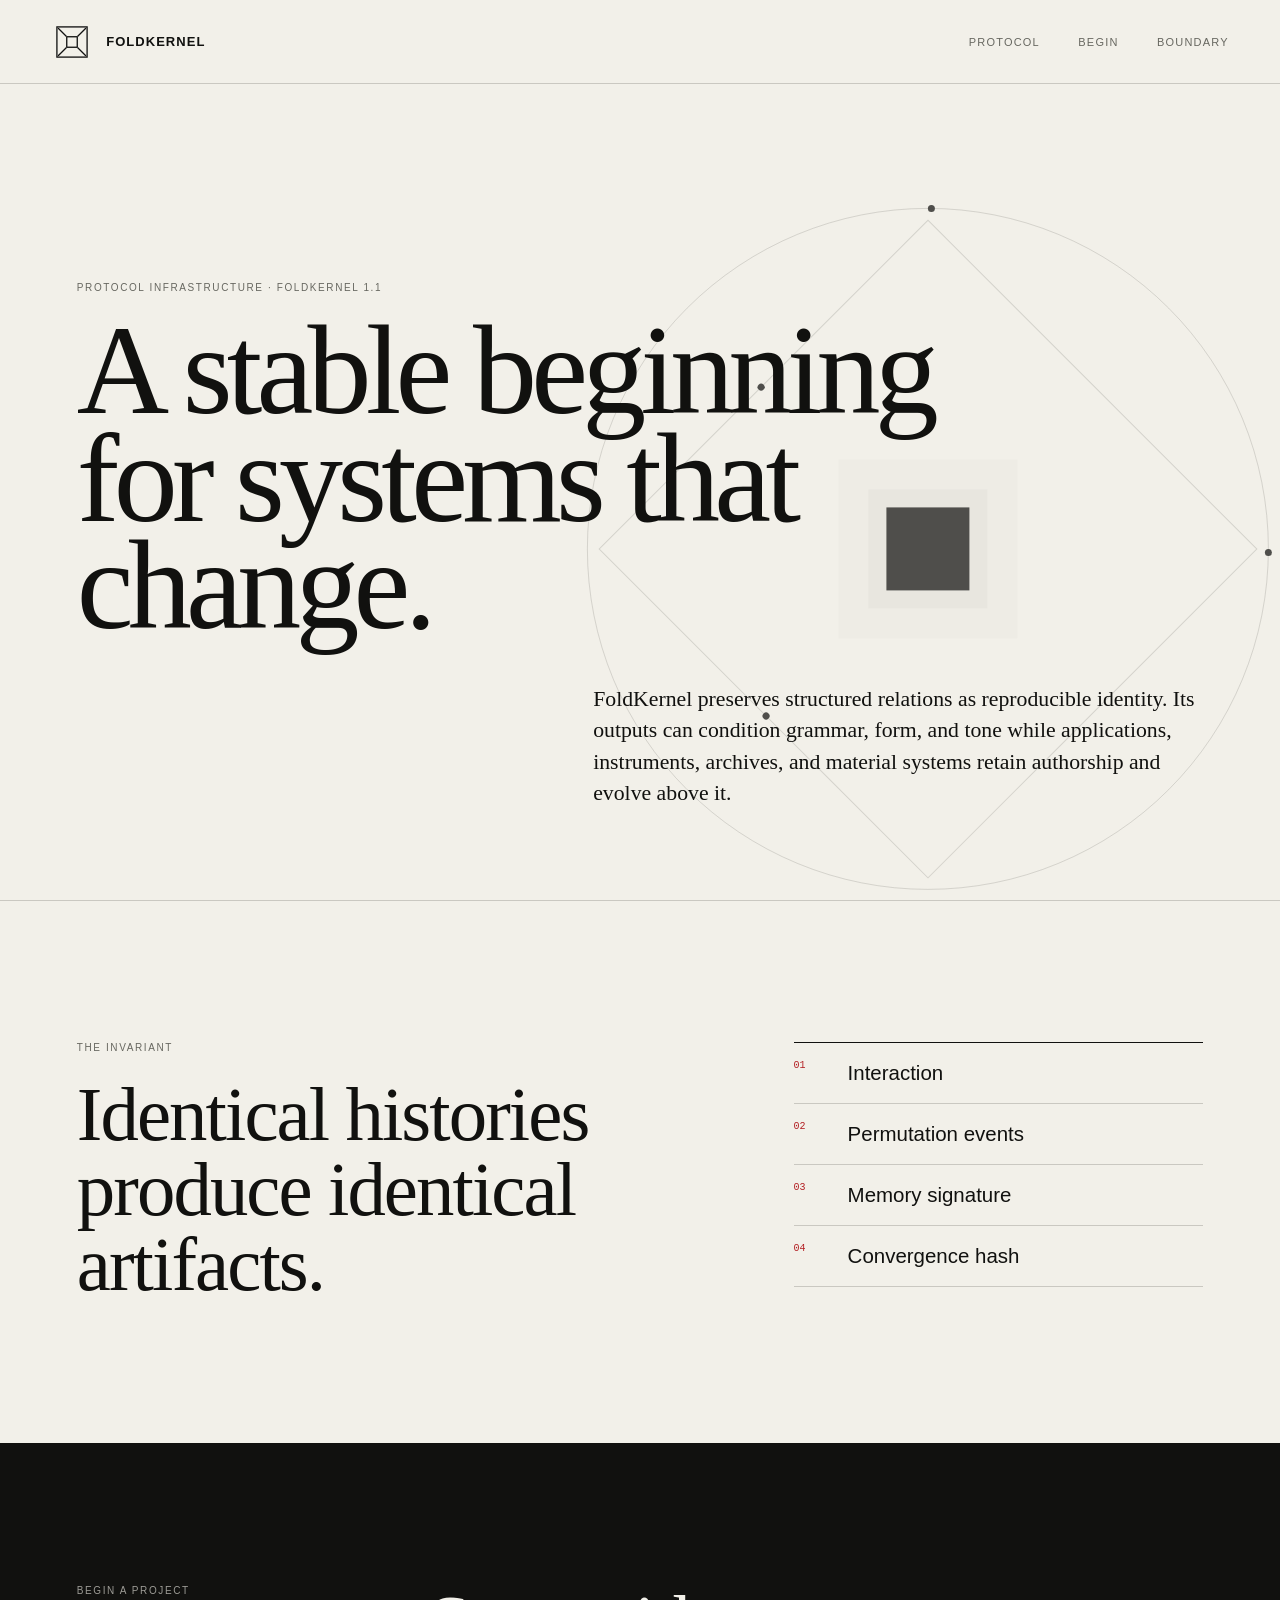
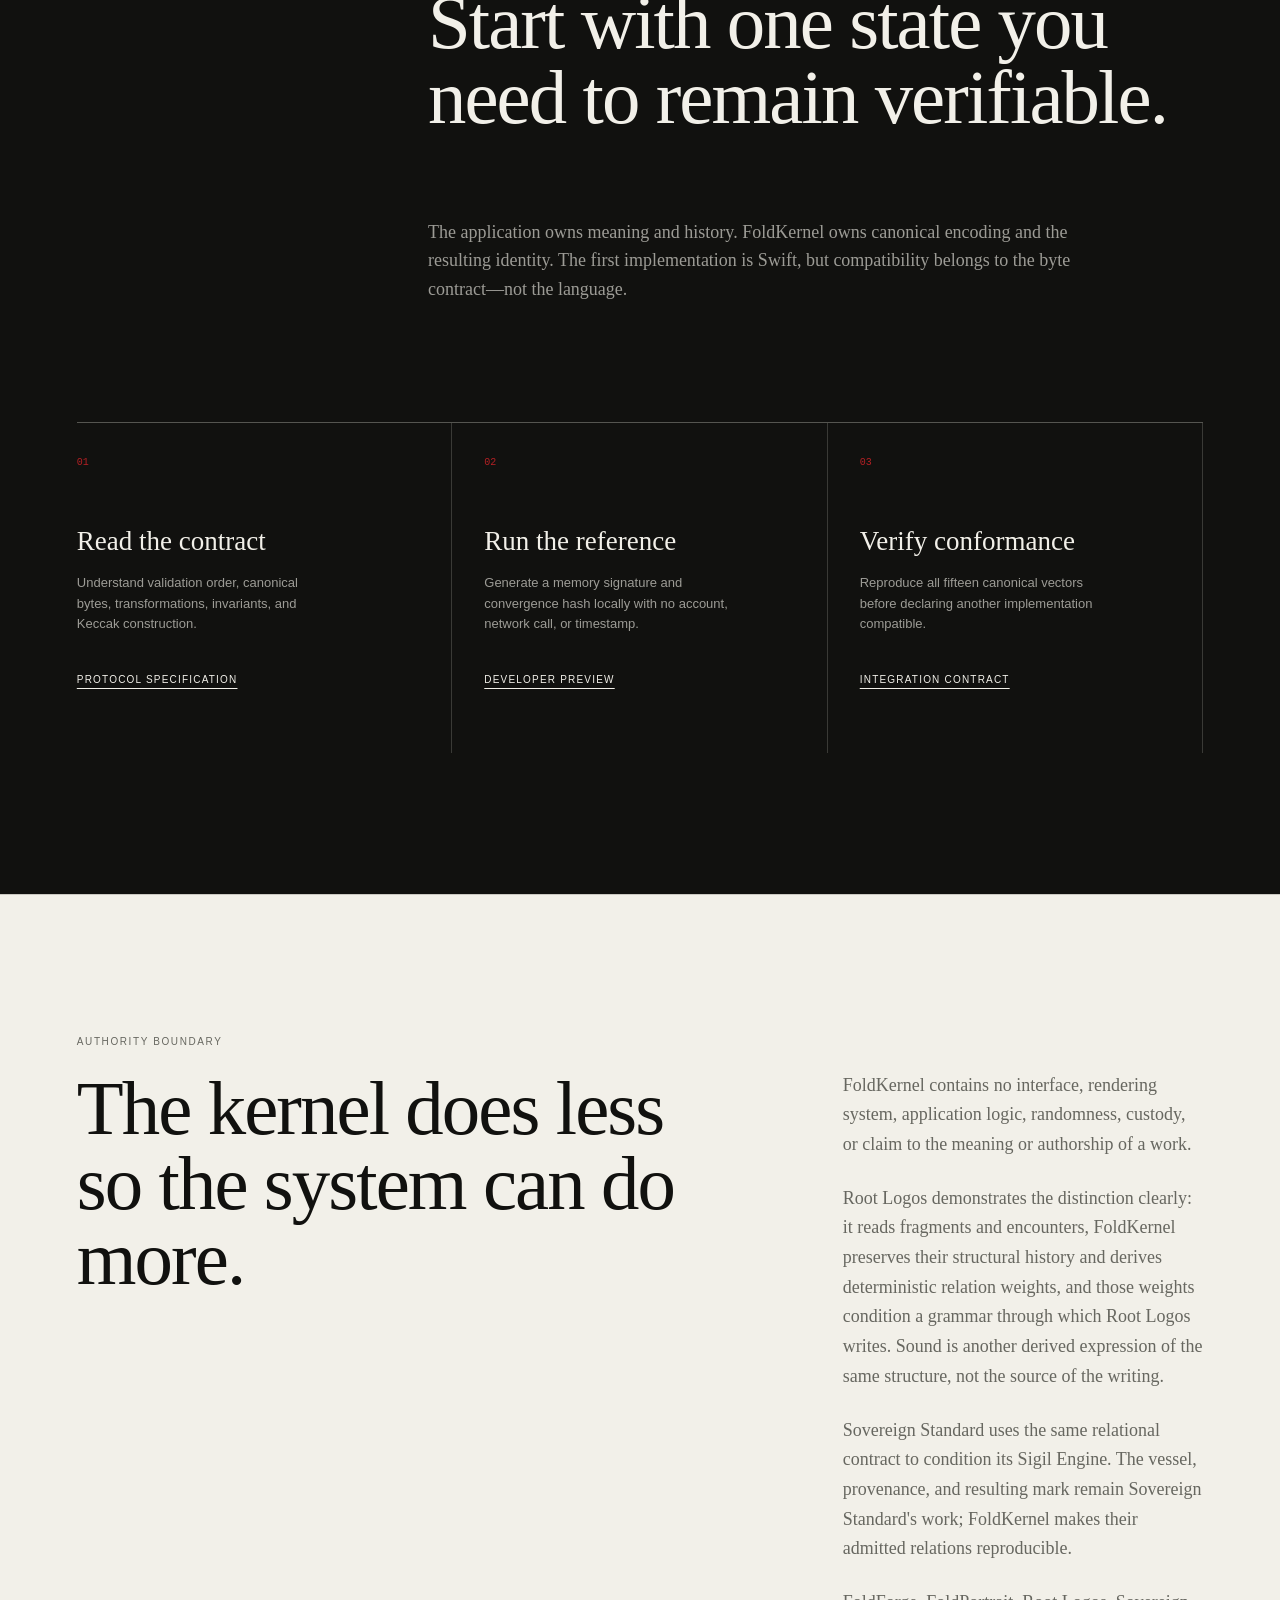
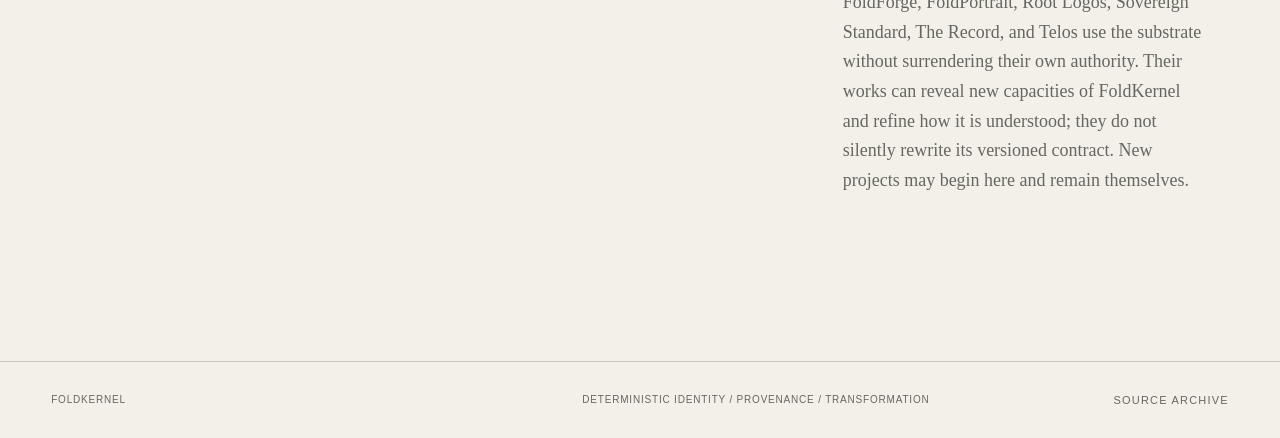
<file: index.html>
<!doctype html>
<html lang="en">
  <head>
    <meta charset="utf-8" />
    <meta name="viewport" content="width=device-width, initial-scale=1" />
    <title>FoldKernel — Deterministic Relational Infrastructure</title>
    <meta name="description" content="FoldKernel preserves structural histories as reproducible identities that evolving systems can interpret as relational weights without losing their origin." />
    <link rel="canonical" href="https://foldkernel.zeropoet.xyz/" />
    <link rel="icon" href="./Assets/Brand/fold-kernel-mark.svg" type="image/svg+xml" />
    <link rel="stylesheet" href="./styles.css" />
  </head>
  <body>
    <header class="masthead">
      <a class="identity" href="./" aria-label="FoldKernel home">
        <img src="./Assets/Brand/fold-kernel-mark.svg" alt="" />
        <span>FoldKernel</span>
      </a>
      <nav aria-label="Page navigation">
        <a href="#protocol">Protocol</a>
        <a href="#begin">Begin</a>
        <a href="#boundary">Boundary</a>
      </nav>
    </header>

    <main>
      <section class="hero" aria-labelledby="hero-title">
        <div class="field" aria-hidden="true">
          <span class="orbit orbit-a"></span>
          <span class="orbit orbit-b"></span>
          <span class="kernel"></span>
        </div>
        <p class="eyebrow">Protocol infrastructure · FoldKernel 1.1</p>
        <h1 id="hero-title">A stable beginning<br />for systems that change.</h1>
        <p class="lead">FoldKernel preserves structured relations as reproducible identity. Its outputs can condition grammar, form, and tone while applications, instruments, archives, and material systems retain authorship and evolve above it.</p>
      </section>

      <section id="protocol" class="section protocol">
        <div>
          <p class="eyebrow">The invariant</p>
          <h2>Identical histories produce identical artifacts.</h2>
        </div>
        <ol class="sequence" aria-label="FoldKernel deterministic sequence">
          <li><span>01</span>Interaction</li>
          <li><span>02</span>Permutation events</li>
          <li><span>03</span>Memory signature</li>
          <li><span>04</span>Convergence hash</li>
        </ol>
      </section>

      <section id="begin" class="section begin">
        <div class="begin-copy">
          <p class="eyebrow">Begin a project</p>
          <h2>Start with one state you need to remain verifiable.</h2>
          <p>The application owns meaning and history. FoldKernel owns canonical encoding and the resulting identity. The first implementation is Swift, but compatibility belongs to the byte contract—not the language.</p>
        </div>
        <div class="steps">
          <article>
            <span>01</span>
            <h3>Read the contract</h3>
            <p>Understand validation order, canonical bytes, transformations, invariants, and Keccak construction.</p>
            <a href="https://github.com/zeropoet/FoldKernel/blob/main/PROTOCOL.md">Protocol specification</a>
          </article>
          <article>
            <span>02</span>
            <h3>Run the reference</h3>
            <p>Generate a memory signature and convergence hash locally with no account, network call, or timestamp.</p>
            <a href="https://github.com/zeropoet/FoldKernel/blob/main/DEVELOPER.md">Developer preview</a>
          </article>
          <article>
            <span>03</span>
            <h3>Verify conformance</h3>
            <p>Reproduce all fifteen canonical vectors before declaring another implementation compatible.</p>
            <a href="https://github.com/zeropoet/FoldKernel/tree/main/Integration">Integration contract</a>
          </article>
        </div>
      </section>

      <section id="boundary" class="section boundary">
        <p class="eyebrow">Authority boundary</p>
        <div class="boundary-grid">
          <h2>The kernel does less<br />so the system can do more.</h2>
          <div>
            <p>FoldKernel contains no interface, rendering system, application logic, randomness, custody, or claim to the meaning or authorship of a work.</p>
            <p>Root Logos demonstrates the distinction clearly: it reads fragments and encounters, FoldKernel preserves their structural history and derives deterministic relation weights, and those weights condition a grammar through which Root Logos writes. Sound is another derived expression of the same structure, not the source of the writing.</p>
            <p>Sovereign Standard uses the same relational contract to condition its Sigil Engine. The vessel, provenance, and resulting mark remain Sovereign Standard's work; FoldKernel makes their admitted relations reproducible.</p>
            <p>FoldForge, FoldPortrait, Root Logos, Sovereign Standard, The Record, and Telos use the substrate without surrendering their own authority. Their works can reveal new capacities of FoldKernel and refine how it is understood; they do not silently rewrite its versioned contract. New projects may begin here and remain themselves.</p>
          </div>
        </div>
      </section>
    </main>

    <footer>
      <span>FoldKernel</span>
      <span>Deterministic identity / provenance / transformation</span>
      <a href="https://github.com/zeropoet/FoldKernel">Source archive</a>
    </footer>
  </body>
</html>
</file>
<file: styles.css>
:root {
  color-scheme: light;
  --paper: #f2f0e9;
  --ink: #11110f;
  --muted: #676760;
  --line: rgba(17, 17, 15, 0.18);
  --signal: #b32024;
}

* { box-sizing: border-box; }
html { scroll-behavior: smooth; }
body {
  margin: 0;
  background: var(--paper);
  color: var(--ink);
  font-family: "Helvetica Neue", Helvetica, Arial, sans-serif;
}
a { color: inherit; }
.masthead {
  position: relative;
  z-index: 10;
  display: flex;
  align-items: center;
  justify-content: space-between;
  min-height: 84px;
  padding: 18px clamp(20px, 4vw, 64px);
  border-bottom: 1px solid var(--line);
}
.identity { display: flex; align-items: center; gap: 13px; text-decoration: none; font-size: 13px; font-weight: 600; letter-spacing: .08em; text-transform: uppercase; }
.identity img { width: 42px; height: 42px; }
.masthead nav { display: flex; gap: clamp(18px, 3vw, 42px); }
.masthead nav a, footer a { color: var(--muted); font-size: 11px; letter-spacing: .11em; text-decoration: none; text-transform: uppercase; }
.masthead nav a:hover, footer a:hover { color: var(--ink); }
.hero {
  position: relative;
  min-height: calc(100vh - 84px);
  display: flex;
  flex-direction: column;
  justify-content: flex-end;
  padding: 12vh clamp(20px, 6vw, 96px) 10vh;
  overflow: hidden;
}
.eyebrow { margin: 0 0 24px; color: var(--muted); font-size: 10px; letter-spacing: .16em; text-transform: uppercase; }
.hero h1, .section h2 { margin: 0; font-family: Didot, "Bodoni MT", "Times New Roman", serif; font-weight: 400; }
.hero h1 { position: relative; z-index: 2; max-width: 1050px; font-size: clamp(56px, 10vw, 154px); line-height: .84; letter-spacing: -.045em; }
.lead { position: relative; z-index: 2; max-width: 610px; margin: 44px 0 0 auto; font: clamp(17px, 1.7vw, 25px)/1.45 Didot, "Times New Roman", serif; }
.field { position: absolute; top: 6%; right: -5%; width: min(65vw, 850px); aspect-ratio: 1; opacity: .72; }
.orbit, .kernel { position: absolute; inset: 50%; border: 1px solid var(--line); transform: translate(-50%, -50%); }
.orbit-a { width: 82%; height: 82%; border-radius: 50%; animation: turn 48s linear infinite; }
.orbit-b { width: 56%; height: 56%; transform: translate(-50%, -50%) rotate(45deg); animation: counterturn 34s linear infinite; }
.orbit::before, .orbit::after { content: ""; position: absolute; width: 7px; height: 7px; background: var(--ink); border-radius: 50%; }
.orbit-a::before { top: -4px; left: 50%; }
.orbit-a::after { right: -4px; top: 50%; }
.orbit-b::before { left: -4px; top: 50%; }
.orbit-b::after { bottom: -4px; left: 50%; }
.kernel { width: 10%; height: 10%; background: var(--ink); border: 0; box-shadow: 0 0 0 18px rgba(17,17,15,.035), 0 0 0 48px rgba(17,17,15,.02); }
@keyframes turn { to { transform: translate(-50%, -50%) rotate(360deg); } }
@keyframes counterturn { to { transform: translate(-50%, -50%) rotate(-315deg); } }
.section { padding: clamp(76px, 11vw, 168px) clamp(20px, 6vw, 96px); border-top: 1px solid var(--line); }
.section h2 { max-width: 900px; font-size: clamp(42px, 6vw, 92px); line-height: .98; letter-spacing: -.025em; }
.protocol { display: grid; grid-template-columns: 1.2fr .8fr; gap: 8vw; }
.sequence { margin: 0; padding: 0; list-style: none; border-top: 1px solid var(--ink); }
.sequence li { display: grid; grid-template-columns: 54px 1fr; padding: 18px 0; border-bottom: 1px solid var(--line); font-size: clamp(16px, 1.6vw, 23px); }
.sequence span, .steps article > span { color: var(--signal); font: 10px/1 "SFMono-Regular", Consolas, monospace; }
.begin { background: var(--ink); color: var(--paper); }
.begin .eyebrow, .begin-copy p, .steps p { color: rgba(242,240,233,.62); }
.begin-copy { display: grid; grid-template-columns: .5fr 1.35fr; gap: 5vw; }
.begin-copy .eyebrow { grid-column: 1; }
.begin-copy h2 { grid-column: 2; }
.begin-copy > p:last-child { grid-column: 2; max-width: 670px; font: 18px/1.6 Didot, "Times New Roman", serif; }
.steps { display: grid; grid-template-columns: repeat(3, 1fr); margin-top: 100px; border-top: 1px solid rgba(242,240,233,.3); }
.steps article { min-height: 330px; padding: 28px 32px 28px 0; border-right: 1px solid rgba(242,240,233,.18); }
.steps article + article { padding-left: 32px; }
.steps h3 { margin: 58px 0 16px; font: 400 27px/1.1 Didot, "Times New Roman", serif; }
.steps p { max-width: 34ch; font-size: 13px; line-height: 1.6; }
.steps a { display: inline-block; margin-top: 26px; font-size: 10px; letter-spacing: .12em; text-transform: uppercase; text-underline-offset: 5px; }
.boundary-grid { display: grid; grid-template-columns: 1.15fr .65fr; gap: 10vw; }
.boundary-grid p { margin: 0 0 24px; color: var(--muted); font: 18px/1.65 Didot, "Times New Roman", serif; }
footer { display: grid; grid-template-columns: 1fr 1fr auto; gap: 20px; padding: 32px clamp(20px, 4vw, 64px); border-top: 1px solid var(--line); color: var(--muted); font-size: 10px; letter-spacing: .08em; text-transform: uppercase; }
@media (max-width: 760px) {
  .masthead nav { gap: 14px; }
  .masthead nav a { font-size: 9px; }
  .hero { min-height: 760px; }
  .field { width: 110vw; right: -48%; top: 4%; }
  .lead { margin-left: 0; }
  .protocol, .begin-copy, .boundary-grid { grid-template-columns: 1fr; }
  .begin-copy .eyebrow, .begin-copy h2, .begin-copy > p:last-child { grid-column: 1; }
  .steps { grid-template-columns: 1fr; margin-top: 64px; }
  .steps article, .steps article + article { min-height: 0; padding: 26px 0 38px; border-right: 0; border-bottom: 1px solid rgba(242,240,233,.18); }
  .steps h3 { margin-top: 28px; }
  footer { grid-template-columns: 1fr; }
}
@media (prefers-reduced-motion: reduce) { html { scroll-behavior: auto; } .orbit { animation: none; } }
</file>
